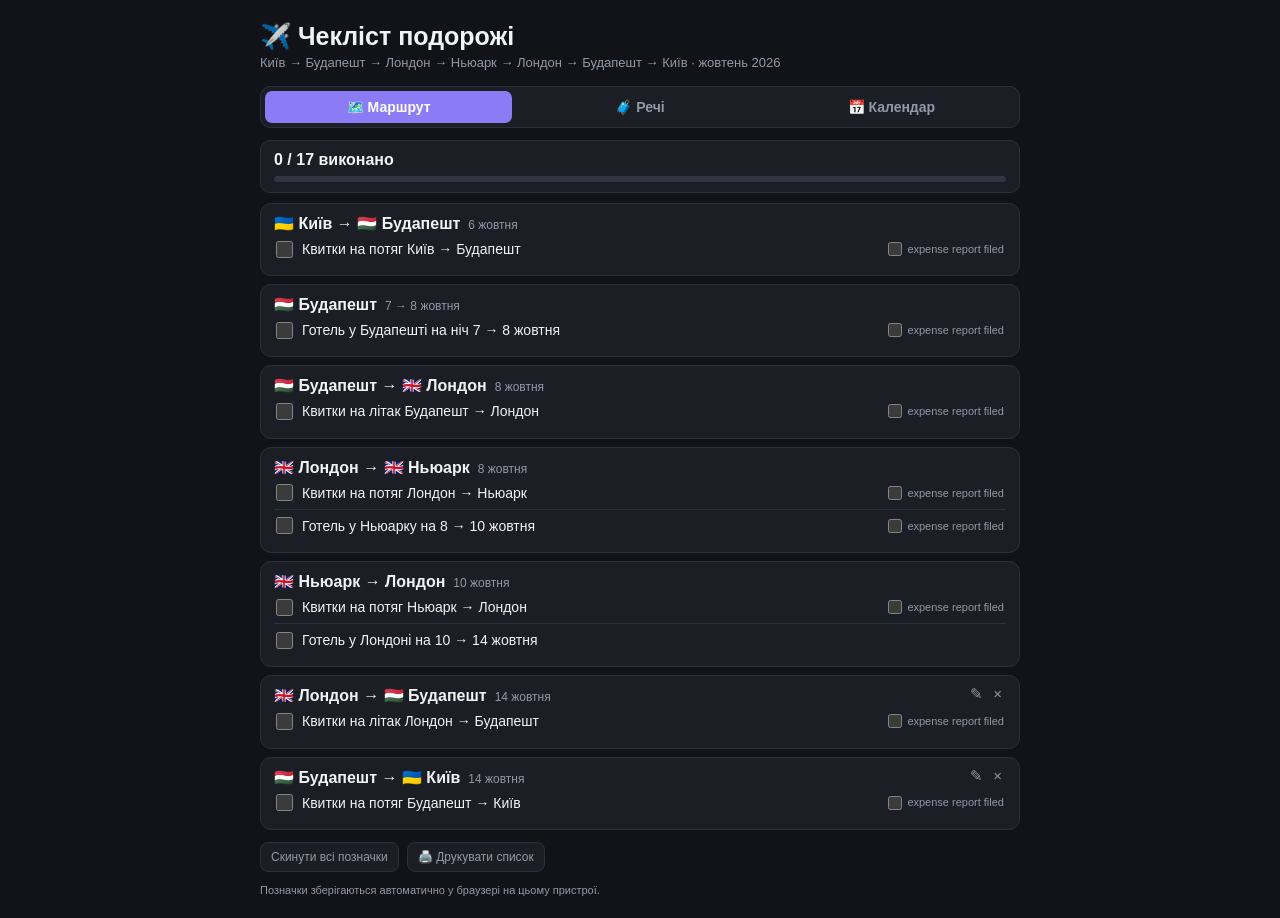
<file: index.html>
<!DOCTYPE html>
<html lang="uk">
<head>
<meta charset="UTF-8">
<meta name="viewport" content="width=device-width, initial-scale=1.0">
<title>Чекліст подорожі — жовтень 2026</title>
<link rel="stylesheet" href="styles.css">
</head>
<body>
<div class="wrap">
  <div class="countdown" id="countdown"></div>
  <h1>✈️ Чекліст подорожі</h1>
  <div class="subtitle">Київ → Будапешт → Лондон → Ньюарк → Лондон → Будапешт → Київ · жовтень 2026</div>

  <div class="tabs" role="tablist">
    <button class="tab" role="tab" data-tab="trip" id="tab-trip">🗺️ Маршрут</button>
    <button class="tab" role="tab" data-tab="packing" id="tab-packing">🧳 Речі</button>
    <button class="tab" role="tab" data-tab="calendar" id="tab-calendar">📅 Календар</button>
  </div>

  <div class="panel" id="panel-trip" role="tabpanel">
    <h2 class="print-title">🗺️ Маршрут</h2>
    <div class="progress">
      <strong><span id="count">0</span> / <span id="total">0</span> виконано</strong>
      <div class="bar"><div class="fill" id="fill"></div></div>
    </div>

    <div id="sections"></div>

    <div class="actions">
      <button onclick="resetAll()">Скинути всі позначки</button>
      <button id="restoreTrip" onclick="restoreTrip()">Повернути видалені етапи</button>
      <button onclick="window.print()">🖨️ Друкувати список</button>
    </div>
  </div>

  <div class="panel" id="panel-packing" role="tabpanel">
    <h2 class="print-title">🧳 Речі</h2>
    <div class="progress">
      <strong><span id="packCount">0</span> / <span id="packTotal">0</span> спаковано</strong>
      <div class="bar"><div class="fill" id="packFill"></div></div>
    </div>

    <div id="packSections"></div>

    <form class="add-form" id="addForm">
      <input type="text" id="newItem" placeholder="Додати свою річ…" autocomplete="off">
      <select id="newItemCat"></select>
      <button type="submit">Додати</button>
    </form>

    <div class="actions">
      <button onclick="resetPacking()">Скинути позначки речей</button>
      <button onclick="window.print()">🖨️ Друкувати список</button>
    </div>
  </div>

  <div class="panel" id="panel-calendar" role="tabpanel">
    <h2 class="print-title">📅 Календар</h2>
    <div id="calDays"></div>

    <div class="actions">
      <button id="restoreDays" onclick="restoreDays()">Повернути видалені дні</button>
      <button onclick="window.print()">🖨️ Друкувати календар</button>
      <button id="saveCalPdf" onclick="saveCalendarPdf()">📄 Зберегти як PDF</button>
    </div>
  </div>

  <div class="note">Позначки зберігаються автоматично у браузері на цьому пристрої.</div>
</div>

<script src="script.js"></script>
</body>
</html>
</file>
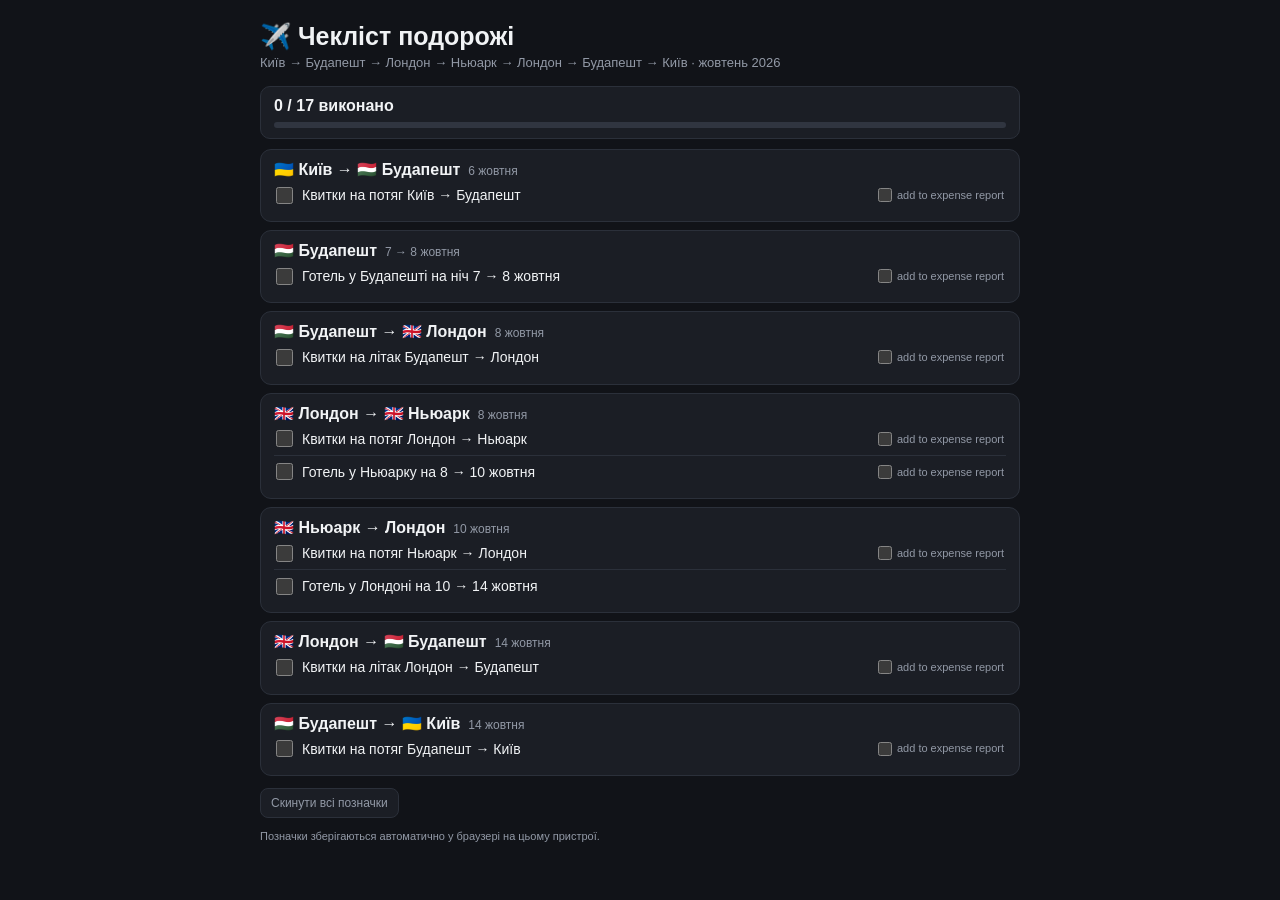
<file: travel_checklist_october_2026_v3.html>
<!DOCTYPE html>
<html lang="uk">
<head>
<meta charset="UTF-8">
<meta name="viewport" content="width=device-width, initial-scale=1.0">
<title>Чекліст подорожі — жовтень 2026</title>
<style>
  * { box-sizing: border-box; }
  :root {
    --bg: #111318;
    --card: #1b1e25;
    --card-hover: #222630;
    --text: #f1f3f5;
    --muted: #9299a6;
    --border: #2b303a;
    --accent: #8b7cf6;
  }
  * { color-scheme: dark; }
  body {
    margin: 0; padding: 22px 14px;
    font-family: -apple-system, BlinkMacSystemFont, "Segoe UI", sans-serif;
    background: var(--bg); color: var(--text);
  }
  .wrap { max-width: 760px; margin: auto; }
  .countdown { display:none; background:#ffd43b; color:#111318; border-radius:12px; padding:13px 16px; margin-bottom:12px; text-align:center; font-weight:800; font-size:19px; letter-spacing:.5px; box-shadow:0 3px 14px #ffd43b33; }
  h1 { margin: 0 0 4px; font-size: 25px; }
  .subtitle { color: var(--muted); margin-bottom: 16px; font-size: 13px; }
  .progress {
    background: var(--card); border-radius: 10px; padding: 10px 13px;
    margin-bottom: 10px; border: 1px solid var(--border);
  }
  .bar { height: 6px; background: #303540; border-radius: 99px; overflow: hidden; margin-top: 7px; }
  .fill { height: 100%; width: 0%; background: var(--accent); transition: width .2s; }
  .section {
    background: var(--card); border-radius: 11px; padding: 10px 13px;
    margin: 8px 0; border: 1px solid var(--border);
  }
  .section h2 { margin: 0; font-size: 16px; display: inline; }
  .date { color: var(--muted); font-size: 12px; display: inline; margin-left: 8px; }
  label {
    display: flex; align-items: center; gap: 9px;
    padding: 7px 2px; border-top: 1px solid var(--border);
    cursor: pointer; line-height: 1.3; font-size: 14px;
  }
  label:first-of-type { border-top: 0; }
  input { width: 17px; height: 17px; margin: 0; accent-color: var(--accent); flex: 0 0 auto; }
  .expense-wrap { margin-left: auto; display: inline-flex; align-items: center; gap: 5px; color: var(--muted); font-size: 11px; white-space: nowrap; }
  .expense-check { width: 14px; height: 14px; }
  .expense-label { color: var(--muted); }
  .done { text-decoration: line-through; color: #747b88; }
  .actions { display:flex; gap:8px; margin: 12px 0; }
  button {
    border: 1px solid var(--border); border-radius: 8px; padding: 7px 10px;
    background: var(--card); color: var(--muted); cursor:pointer; font-size: 12px;
  }
  button:hover { background: var(--card-hover); color: var(--text); }
  .note { font-size: 11px; color: var(--muted); margin-top: 12px; }
</style>
</head>
<body>
<div class="wrap">
  <div class="countdown" id="countdown"></div>
  <h1>✈️ Чекліст подорожі</h1>
  <div class="subtitle">Київ → Будапешт → Лондон → Ньюарк → Лондон → Будапешт → Київ · жовтень 2026</div>

  <div class="progress">
    <strong><span id="count">0</span> / <span id="total">0</span> виконано</strong>
    <div class="bar"><div class="fill" id="fill"></div></div>
  </div>

  <div id="sections"></div>

  <div class="actions">
    <button onclick="resetAll()">Скинути всі позначки</button>
  </div>
  <div class="note">Позначки зберігаються автоматично у браузері на цьому пристрої.</div>
</div>

<script>
function updateCountdown() {
  const target = new Date(2026, 9, 6);
  const now = new Date();
  const today = new Date(now.getFullYear(), now.getMonth(), now.getDate());
  const diff = Math.ceil((target - today) / 86400000);
  const el = document.getElementById("countdown");
  if (diff > 0) {
    el.textContent = `${diff} ${diff === 1 ? "DAY" : "DAYS"} UNTIL DEPARTURE`;
    el.style.display = "block";
  } else {
    el.style.display = "none";
  }
}
updateCountdown();
setInterval(updateCountdown, 60 * 60 * 1000);

const sections = [
  {
    title: "🇺🇦 Київ → 🇭🇺 Будапешт",
    date: "6 жовтня",
    items: ["Квитки на потяг Київ → Будапешт"]
  },
  {
    title: "🇭🇺 Будапешт",
    date: "7 → 8 жовтня",
    items: ["Готель у Будапешті на ніч 7 → 8 жовтня"]
  },
  {
    title: "🇭🇺 Будапешт → 🇬🇧 Лондон",
    date: "8 жовтня",
    items: ["Квитки на літак Будапешт → Лондон"]
  },
  {
    title: "🇬🇧 Лондон → 🇬🇧 Ньюарк",
    date: "8 жовтня",
    items: ["Квитки на потяг Лондон → Ньюарк", "Готель у Ньюарку на 8 → 10 жовтня"]
  },
  {
    title: "🇬🇧 Ньюарк → Лондон",
    date: "10 жовтня",
    items: ["Квитки на потяг Ньюарк → Лондон", "Готель у Лондоні на 10 → 14 жовтня"]
  },
  {
    title: "🇬🇧 Лондон → 🇭🇺 Будапешт",
    date: "14 жовтня",
    items: ["Квитки на літак Лондон → Будапешт"]
  },
  {
    title: "🇭🇺 Будапешт → 🇺🇦 Київ",
    date: "14 жовтня",
    items: ["Квитки на потяг Будапешт → Київ"]
  }
];

const root = document.getElementById("sections");
const saved = JSON.parse(localStorage.getItem("tripChecklist2026") || "{}");

let idx = 0;
sections.forEach(section => {
  const div = document.createElement("div");
  div.className = "section";
  div.innerHTML = `<h2>${section.title}</h2><div class="date">${section.date}</div>`;
  section.items.forEach(item => {
    const id = "item-" + idx++;
    const label = document.createElement("label");
    const expenseId = id + "-expense";
    const noExpense = item === "Готель у Лондоні на 10 → 14 жовтня";
    label.innerHTML = `<input type="checkbox" id="${id}"><span>${item}</span>` +
      (noExpense ? "" : ` <span class="expense-wrap"><input type="checkbox" id="${expenseId}" class="expense-check"><span class="expense-label">add to expense report</span></span>`);
    const checkbox = label.querySelector(`#${id}`);
    checkbox.checked = !!saved[id];
    if (checkbox.checked) label.querySelector("span").classList.add("done");
    checkbox.addEventListener("change", () => {
      saved[id] = checkbox.checked;
      localStorage.setItem("tripChecklist2026", JSON.stringify(saved));
      const textSpan = label.querySelector(":scope > span");
      if (textSpan) textSpan.classList.toggle("done", checkbox.checked);
      updateProgress();
    });

    if (!noExpense) {
      const expenseCheckbox = label.querySelector(`#${expenseId}`);
      expenseCheckbox.checked = !!saved[expenseId];
      expenseCheckbox.addEventListener("change", () => {
        saved[expenseId] = expenseCheckbox.checked;
        localStorage.setItem("tripChecklist2026", JSON.stringify(saved));
      });
    }
    div.appendChild(label);
  });
  root.appendChild(div);
});

function updateProgress() {
  const boxes = [...document.querySelectorAll('input[type="checkbox"]')];
  const done = boxes.filter(x => x.checked).length;
  document.getElementById("count").textContent = done;
  document.getElementById("total").textContent = boxes.length;
  document.getElementById("fill").style.width = (done / boxes.length * 100) + "%";
}
function resetAll() {
  document.querySelectorAll('input[type="checkbox"]').forEach(x => {
    x.checked = false;
    const span = x.closest("label").querySelector(":scope > span");
    if (span) span.classList.remove("done");
  });
  localStorage.removeItem("tripChecklist2026");
  updateProgress();
}
updateProgress();
</script>
</body>
</html>
</file>
<file: styles.css>
* { box-sizing: border-box; }
:root {
  --bg: #111318;
  --card: #1b1e25;
  --card-hover: #222630;
  --text: #f1f3f5;
  --muted: #9299a6;
  --border: #2b303a;
  --accent: #8b7cf6;
}
* { color-scheme: dark; }
body {
  margin: 0; padding: 22px 14px;
  font-family: -apple-system, BlinkMacSystemFont, "Segoe UI", sans-serif;
  background: var(--bg); color: var(--text);
}
.wrap { max-width: 760px; margin: auto; }
.countdown { display:none; background:#ffd43b; color:#111318; border-radius:12px; padding:13px 16px; margin-bottom:12px; text-align:center; font-weight:800; font-size:19px; letter-spacing:.5px; box-shadow:0 3px 14px #ffd43b33; }
h1 { margin: 0 0 4px; font-size: 25px; }
.subtitle { color: var(--muted); margin-bottom: 16px; font-size: 13px; }
.progress {
  background: var(--card); border-radius: 10px; padding: 10px 13px;
  margin-bottom: 10px; border: 1px solid var(--border);
}
.bar { height: 6px; background: #303540; border-radius: 99px; overflow: hidden; margin-top: 7px; }
.fill { height: 100%; width: 0%; background: var(--accent); transition: width .2s; }
.section {
  background: var(--card); border-radius: 11px; padding: 10px 13px;
  margin: 8px 0; border: 1px solid var(--border);
}
.section h2 { margin: 0; font-size: 16px; display: inline; }
.date { color: var(--muted); font-size: 12px; display: inline; margin-left: 8px; }
label {
  display: flex; align-items: center; gap: 9px;
  padding: 7px 2px; border-top: 1px solid var(--border);
  cursor: pointer; line-height: 1.3; font-size: 14px;
}
label:first-of-type { border-top: 0; }
input { width: 17px; height: 17px; margin: 0; accent-color: var(--accent); flex: 0 0 auto; }
.expense-wrap { margin-left: auto; display: inline-flex; align-items: center; gap: 5px; color: var(--muted); font-size: 11px; white-space: nowrap; }
.expense-check { width: 14px; height: 14px; }
.expense-label { color: var(--muted); }
.done { text-decoration: line-through; color: #747b88; }
.actions { display:flex; gap:8px; margin: 12px 0; }
button {
  border: 1px solid var(--border); border-radius: 8px; padding: 7px 10px;
  background: var(--card); color: var(--muted); cursor:pointer; font-size: 12px;
}
button:hover { background: var(--card-hover); color: var(--text); }
.note { font-size: 11px; color: var(--muted); margin-top: 12px; }
.tabs {
  display: flex; gap: 4px; margin-bottom: 12px; padding: 4px;
  background: var(--card); border: 1px solid var(--border); border-radius: 10px;
}
.tab {
  flex: 1; border: 0; border-radius: 7px; padding: 8px 10px;
  background: transparent; color: var(--muted); font-size: 14px; font-weight: 600;
}
.tab:hover { background: var(--card-hover); color: var(--text); }
.tab.active { background: var(--accent); color: #fff; }
.tab:focus-visible, button:focus-visible, input:focus-visible { outline: 2px solid var(--accent); outline-offset: 2px; }
.panel { display: none; }
.panel.active { display: block; }
.item-text { flex: 1; }
.remove-btn { border: 0; background: transparent; padding: 0 4px; font-size: 16px; line-height: 1; color: var(--muted); }
.remove-btn:hover { background: transparent; color: #ff6b6b; }
/* On a narrow screen the text field is on its own row, so the form is not wider than the screen. */
.add-form { display: flex; flex-wrap: wrap; gap: 8px; margin: 12px 0 4px; }
.add-form input[type="text"] {
  flex: 1 1 260px; min-width: 0; width: auto; height: auto; padding: 8px 10px; font-size: 14px;
  background: var(--card); color: var(--text); border: 1px solid var(--border); border-radius: 8px;
}
.add-form select {
  flex: 1 1 auto; min-width: 0; padding: 8px; font-size: 13px; background: var(--card); color: var(--text);
  border: 1px solid var(--border); border-radius: 8px;
}
.section-tools { float: right; display: inline-flex; gap: 2px; }
.icon-btn { border: 0; background: transparent; padding: 0 4px; font-size: 15px; line-height: 1; color: var(--muted); }
.icon-btn:hover { background: transparent; color: var(--text); }
.section.editing [contenteditable] { outline: 1px dashed var(--accent); outline-offset: 2px; border-radius: 3px; cursor: text; }
.icon-btn.remove-btn:hover { color: #ff6b6b; }
.print-title { display: none; }
/* The days stand side by side. Scroll the row horizontally to see more days. */
#calDays {
  display: flex; align-items: flex-start; gap: 8px; margin: 8px 0;
  overflow-x: auto; scroll-snap-type: x mandatory; padding-bottom: 8px;
}
.cal-day { flex: 0 0 236px; margin: 0; scroll-snap-align: start; }
.cal-day.today { border-color: var(--accent); }
.timeline { position: relative; height: 10px; margin: 9px 0 2px; background: #303540; border-radius: 99px; overflow: hidden; }
.timeline .block { position: absolute; top: 0; bottom: 0; background: var(--accent); opacity: .85; }
.ticks { display: flex; justify-content: space-between; color: var(--muted); font-size: 10px; margin-bottom: 4px; }
/* The time is on the first line, the text is on the second line, the buttons are on the right. */
.cal-event {
  display: grid; grid-template-columns: 1fr auto auto; align-items: start; column-gap: 2px;
  padding: 7px 2px; border-top: 1px solid var(--border); font-size: 14px; line-height: 1.3;
}
.cal-event .cal-time { grid-column: 1; grid-row: 1; font-size: 12px; }
.cal-event .item-text { grid-column: 1; grid-row: 2; overflow-wrap: anywhere; }
.cal-event .icon-btn { grid-row: 1 / span 2; align-self: center; }
.cal-time { color: var(--muted); font-variant-numeric: tabular-nums; white-space: nowrap; }
.cal-event.overlap .cal-time { color: #ffa94d; }
.cal-form {
  display: flex; flex-wrap: wrap; gap: 6px; padding: 8px 0 2px; border-top: 1px solid var(--border);
  opacity: .45; transition: opacity .15s;
}
/* The form is dim until the user points at it or types in it. */
.cal-form:hover, .cal-form:focus-within { opacity: 1; }
.cal-form input {
  width: auto; height: auto; padding: 4px 8px; font-size: 12px;
  background: transparent; color: var(--text); border: 1px solid var(--border); border-radius: 6px;
}
.cal-form button { padding: 4px 10px; background: transparent; }
.cal-form input[type="time"] { flex: 1 1 0; min-width: 0; }
.cal-form input[type="text"] { flex: 1 1 100%; min-width: 0; }
.cal-form button { flex: 1 1 auto; }

/* The copy of the calendar for "Save as PDF". It uses the same light colors as print. */
.pdf-export {
  --card: #fff; --text: #000; --muted: #555; --border: #ccc; --accent: #000;
  box-sizing: border-box; padding: 4px; background: #fff; color: #000; color-scheme: light;
  /* Phone browsers can make text bigger in wide blocks. Then the days do not fit the page. */
  -webkit-text-size-adjust: 100%; text-size-adjust: 100%;
}
.pdf-export > h2 { margin: 0 0 8px; font-size: 22px; }
.pdf-export .pdf-days { display: grid; align-items: start; gap: 8px; }
.pdf-export .cal-day { border-color: #999; }
.pdf-export .timeline { background: #eee; }
.pdf-export .timeline .block { background: #777; }
.pdf-export .icon-btn, .pdf-export .cal-form { display: none !important; }

@media print {
  :root {
    --bg: #fff;
    --card: #fff;
    --text: #000;
    --muted: #555;
    --border: #ccc;
    --accent: #000;
  }
  * { color-scheme: light; }
  body { padding: 0; font-size: 12pt; }
  .countdown, .tabs, .actions, .add-form, .note, .progress,
  .remove-btn, .section-tools, .cal-form, .icon-btn { display: none !important; }
  /* Only the open tab prints. Each tab has its own print button. */
  .print-title { display: block; font-size: 18pt; margin: 12px 0 6px; }
  .section { break-inside: avoid; border-color: #999; }
  .done { color: #555; }
  #calDays { flex-wrap: wrap; overflow: visible; }
  .cal-day { break-inside: avoid; }
  .timeline { background: #eee; }
  .timeline .block { background: #777; }
}
</file>
